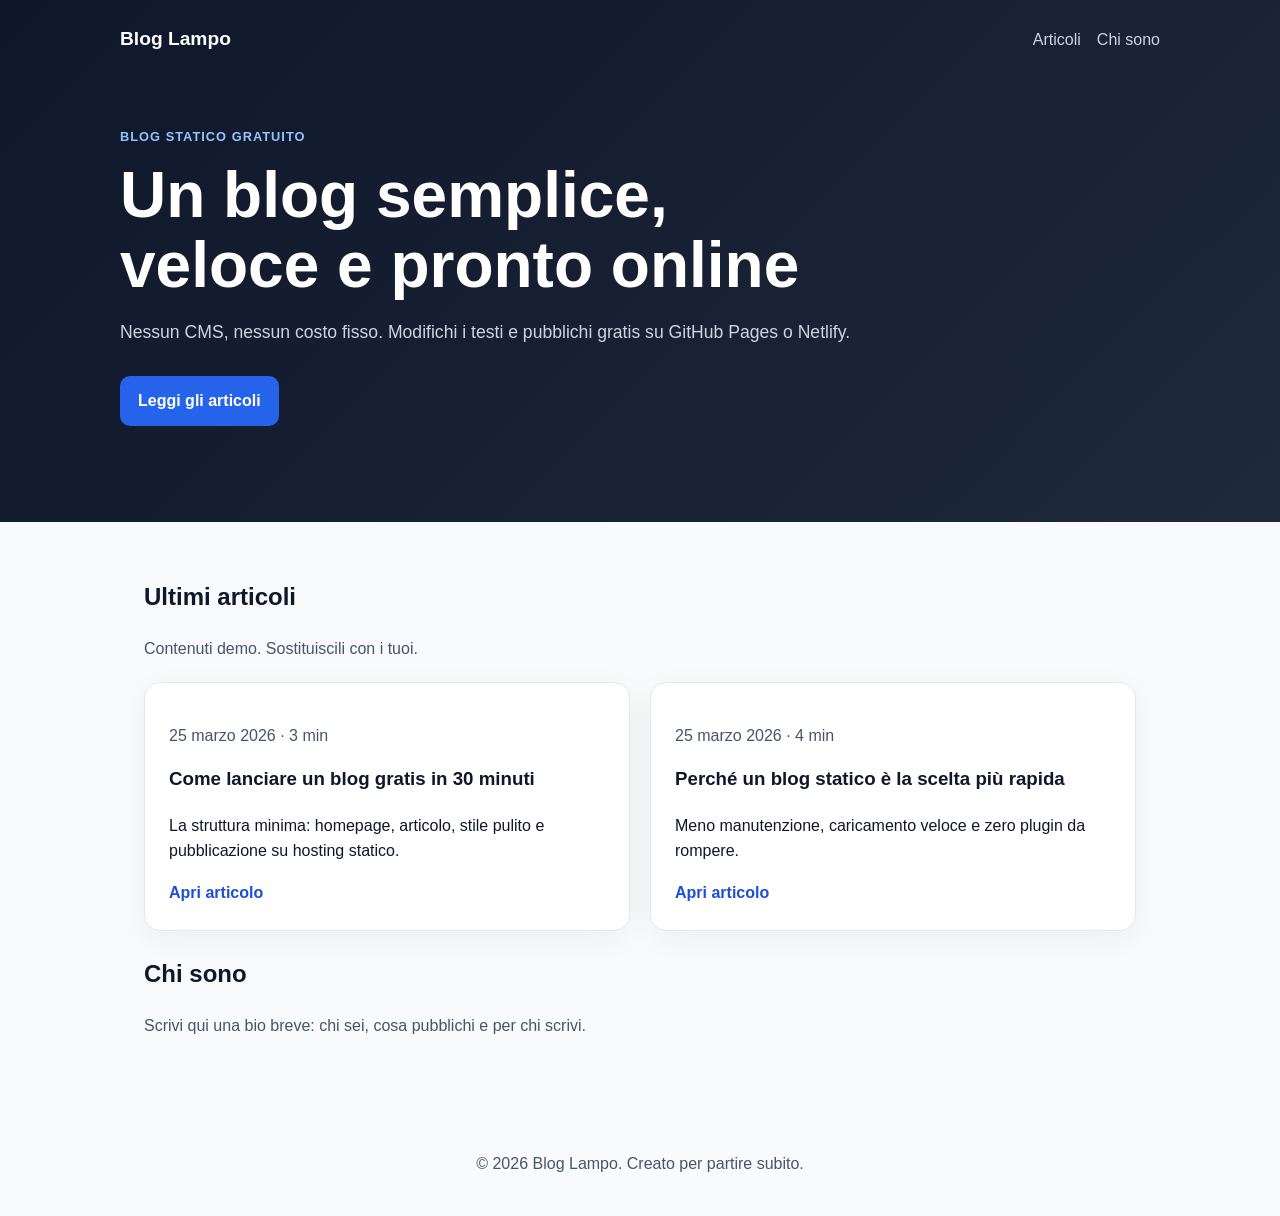
<file: index.html>
<!DOCTYPE html>
<html lang="it">
<head>
  <meta charset="UTF-8">
  <meta name="viewport" content="width=device-width, initial-scale=1.0">
  <title>Blog Lampo</title>
  <meta name="description" content="Blog statico veloce, gratis e pronto da pubblicare.">
  <link rel="stylesheet" href="styles.css">
</head>
<body>
  <header class="hero">
    <nav class="nav">
      <a class="logo" href="index.html">Blog Lampo</a>
      <div class="nav-links">
        <a href="#articoli">Articoli</a>
        <a href="#chi-sono">Chi sono</a>
      </div>
    </nav>

    <div class="hero-content">
      <p class="eyebrow">Blog statico gratuito</p>
      <h1>Un blog semplice, veloce e pronto online</h1>
      <p class="subtitle">Nessun CMS, nessun costo fisso. Modifichi i testi e pubblichi gratis su GitHub Pages o Netlify.</p>
      <a class="button" href="#articoli">Leggi gli articoli</a>
    </div>
  </header>

  <main class="container">
    <section id="articoli" class="section">
      <div class="section-head">
        <h2>Ultimi articoli</h2>
        <p>Contenuti demo. Sostituiscili con i tuoi.</p>
      </div>

      <div class="cards">
        <article class="card">
          <p class="meta">25 marzo 2026 · 3 min</p>
          <h3>Come lanciare un blog gratis in 30 minuti</h3>
          <p>La struttura minima: homepage, articolo, stile pulito e pubblicazione su hosting statico.</p>
          <a href="articolo-1.html">Apri articolo</a>
        </article>

        <article class="card">
          <p class="meta">25 marzo 2026 · 4 min</p>
          <h3>Perché un blog statico è la scelta più rapida</h3>
          <p>Meno manutenzione, caricamento veloce e zero plugin da rompere.</p>
          <a href="articolo-2.html">Apri articolo</a>
        </article>
      </div>
    </section>

    <section id="chi-sono" class="section about">
      <h2>Chi sono</h2>
      <p>Scrivi qui una bio breve: chi sei, cosa pubblichi e per chi scrivi.</p>
    </section>
  </main>

  <footer class="footer">
    <p>© 2026 Blog Lampo. Creato per partire subito.</p>
  </footer>
</body>
</html>
</file>
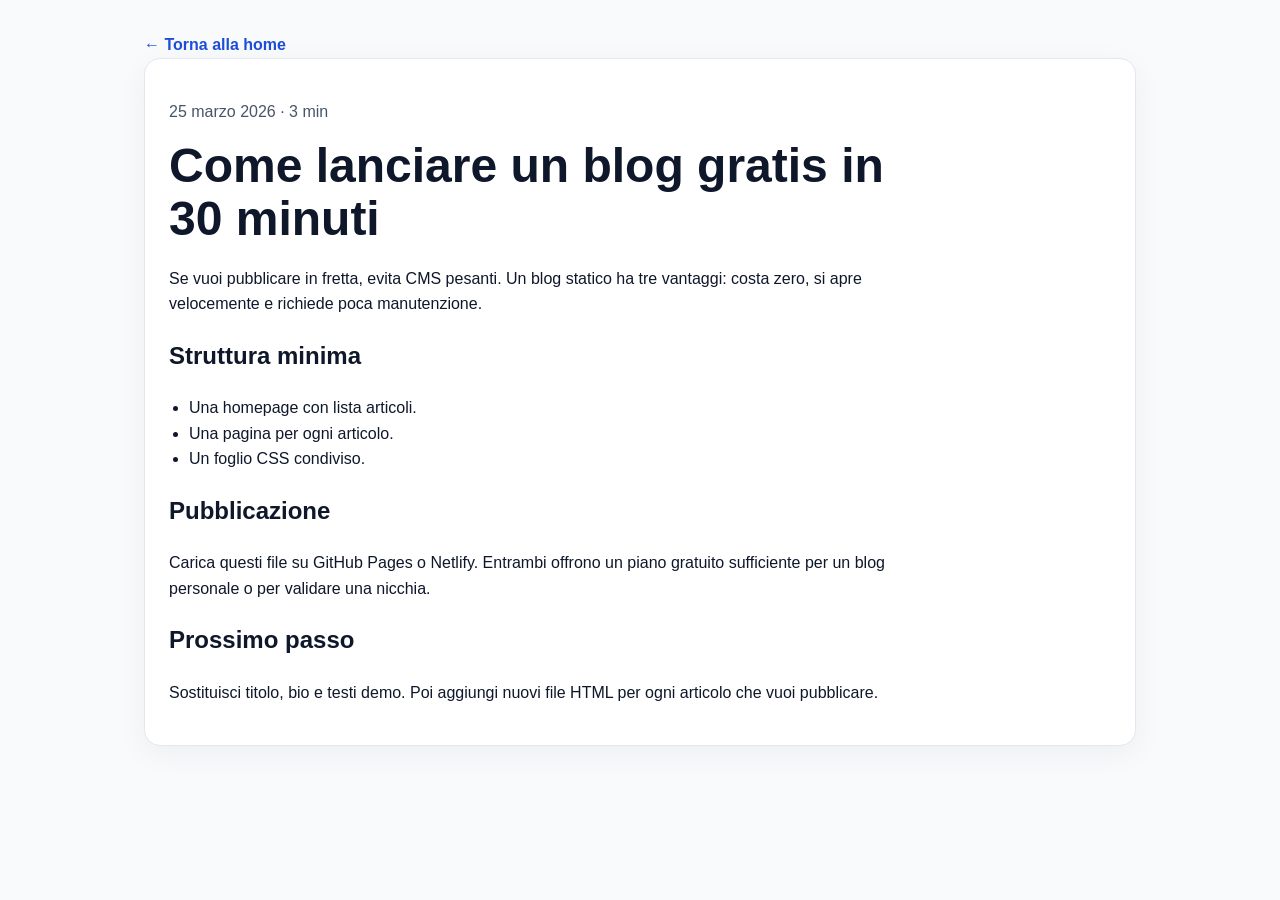
<file: articolo-1.html>
<!DOCTYPE html>
<html lang="it">
<head>
  <meta charset="UTF-8">
  <meta name="viewport" content="width=device-width, initial-scale=1.0">
  <title>Come lanciare un blog gratis in 30 minuti</title>
  <meta name="description" content="Guida rapida per lanciare un blog statico gratis in pochi minuti.">
  <link rel="stylesheet" href="styles.css">
</head>
<body>
  <main class="article-wrap">
    <a class="back-link" href="index.html">← Torna alla home</a>

    <article class="article">
      <header class="article-header">
        <p class="article-meta">25 marzo 2026 · 3 min</p>
        <h1>Come lanciare un blog gratis in 30 minuti</h1>
      </header>

      <p>Se vuoi pubblicare in fretta, evita CMS pesanti. Un blog statico ha tre vantaggi: costa zero, si apre velocemente e richiede poca manutenzione.</p>

      <h2>Struttura minima</h2>
      <ul>
        <li>Una homepage con lista articoli.</li>
        <li>Una pagina per ogni articolo.</li>
        <li>Un foglio CSS condiviso.</li>
      </ul>

      <h2>Pubblicazione</h2>
      <p>Carica questi file su GitHub Pages o Netlify. Entrambi offrono un piano gratuito sufficiente per un blog personale o per validare una nicchia.</p>

      <h2>Prossimo passo</h2>
      <p>Sostituisci titolo, bio e testi demo. Poi aggiungi nuovi file HTML per ogni articolo che vuoi pubblicare.</p>
    </article>
  </main>
</body>
</html>
</file>
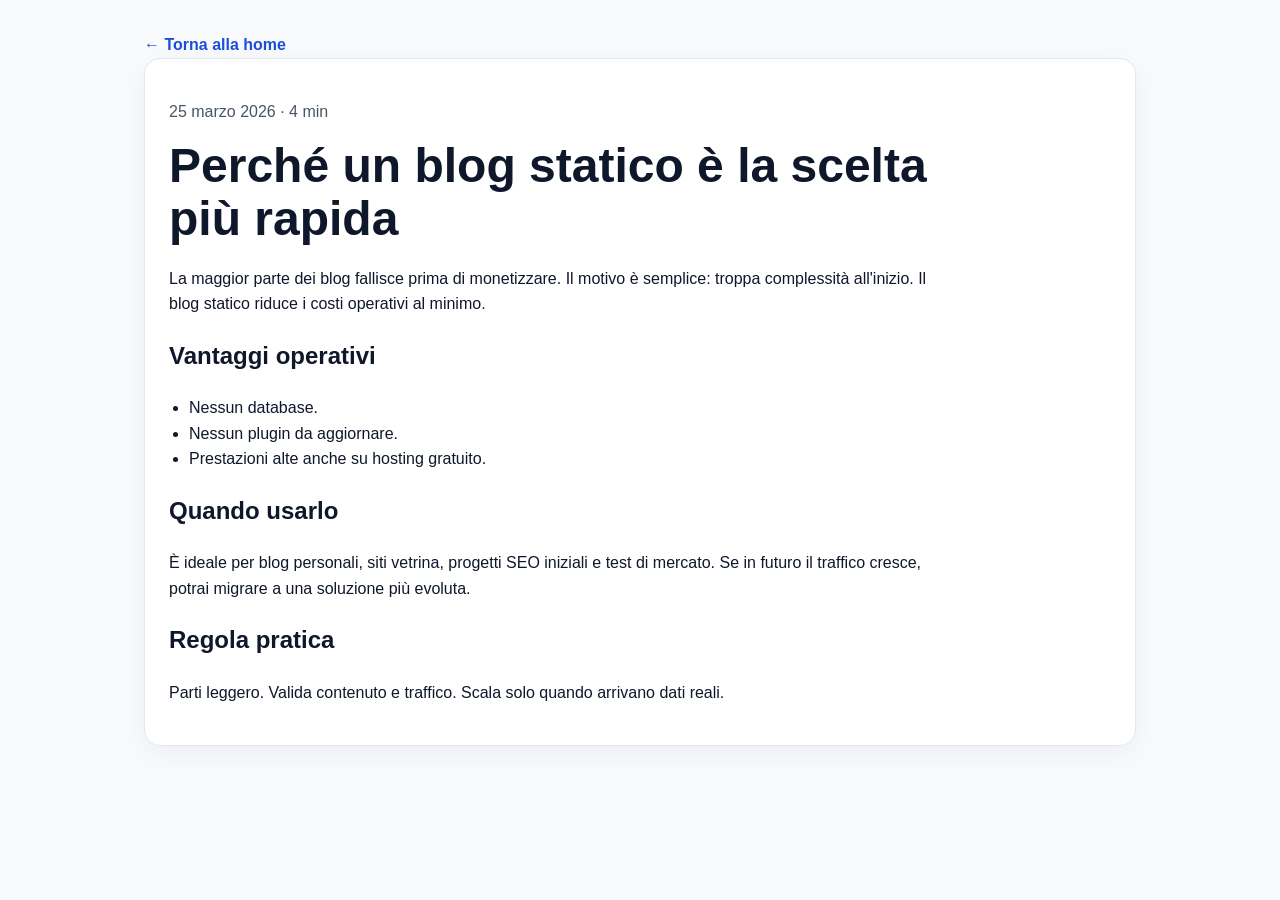
<file: articolo-2.html>
<!DOCTYPE html>
<html lang="it">
<head>
  <meta charset="UTF-8">
  <meta name="viewport" content="width=device-width, initial-scale=1.0">
  <title>Perché un blog statico è la scelta più rapida</title>
  <meta name="description" content="I vantaggi concreti di un blog statico rispetto a soluzioni più pesanti.">
  <link rel="stylesheet" href="styles.css">
</head>
<body>
  <main class="article-wrap">
    <a class="back-link" href="index.html">← Torna alla home</a>

    <article class="article">
      <header class="article-header">
        <p class="article-meta">25 marzo 2026 · 4 min</p>
        <h1>Perché un blog statico è la scelta più rapida</h1>
      </header>

      <p>La maggior parte dei blog fallisce prima di monetizzare. Il motivo è semplice: troppa complessità all'inizio. Il blog statico riduce i costi operativi al minimo.</p>

      <h2>Vantaggi operativi</h2>
      <ul>
        <li>Nessun database.</li>
        <li>Nessun plugin da aggiornare.</li>
        <li>Prestazioni alte anche su hosting gratuito.</li>
      </ul>

      <h2>Quando usarlo</h2>
      <p>È ideale per blog personali, siti vetrina, progetti SEO iniziali e test di mercato. Se in futuro il traffico cresce, potrai migrare a una soluzione più evoluta.</p>

      <h2>Regola pratica</h2>
      <p>Parti leggero. Valida contenuto e traffico. Scala solo quando arrivano dati reali.</p>
    </article>
  </main>
</body>
</html>
</file>
<file: styles.css>
:root {
  --bg: #0f172a;
  --panel: #ffffff;
  --text: #0f172a;
  --muted: #475569;
  --accent: #2563eb;
  --accent-dark: #1d4ed8;
  --line: #e2e8f0;
  --soft: #f8fafc;
}

* {
  box-sizing: border-box;
}

body {
  margin: 0;
  font-family: Arial, Helvetica, sans-serif;
  color: var(--text);
  background: var(--soft);
  line-height: 1.6;
}

.hero {
  background: linear-gradient(135deg, #0f172a, #1e293b);
  color: #fff;
  padding: 24px;
}

.nav {
  max-width: 1040px;
  margin: 0 auto;
  display: flex;
  align-items: center;
  justify-content: space-between;
  gap: 16px;
}

.logo,
.nav a,
.button,
.card a,
.back-link {
  text-decoration: none;
}

.logo {
  color: #fff;
  font-weight: 700;
  font-size: 1.2rem;
}

.nav-links {
  display: flex;
  gap: 16px;
}

.nav-links a {
  color: #cbd5e1;
}

.hero-content {
  max-width: 1040px;
  margin: 72px auto;
}

.eyebrow {
  text-transform: uppercase;
  letter-spacing: 0.08em;
  color: #93c5fd;
  font-size: 0.8rem;
  font-weight: 700;
}

h1 {
  font-size: clamp(2rem, 5vw, 4rem);
  line-height: 1.1;
  margin: 12px 0;
  max-width: 760px;
}

.subtitle {
  max-width: 760px;
  color: #cbd5e1;
  font-size: 1.1rem;
}

.button {
  display: inline-block;
  margin-top: 12px;
  background: var(--accent);
  color: #fff;
  padding: 12px 18px;
  border-radius: 10px;
  font-weight: 700;
}

.button:hover,
.card a:hover,
.back-link:hover {
  opacity: 0.9;
}

.container,
.article-wrap {
  max-width: 1040px;
  margin: 0 auto;
  padding: 32px 24px 56px;
}

.section {
  margin-top: 24px;
}

.section-head p,
.meta,
.article-meta,
.footer,
.about p {
  color: var(--muted);
}

.cards {
  display: grid;
  grid-template-columns: repeat(auto-fit, minmax(260px, 1fr));
  gap: 20px;
  margin-top: 20px;
}

.card,
.article {
  background: var(--panel);
  border: 1px solid var(--line);
  border-radius: 16px;
  padding: 24px;
  box-shadow: 0 8px 30px rgba(15, 23, 42, 0.05);
}

.card h3 {
  margin-top: 8px;
}

.card a,
.back-link {
  color: var(--accent-dark);
  font-weight: 700;
}

.article-header {
  margin-bottom: 20px;
}

.article h1 {
  font-size: clamp(2rem, 4vw, 3rem);
  color: var(--text);
}

.article p,
.article li {
  max-width: 760px; 
}

.article ul {
  padding-left: 20px;
}

.footer {
  text-align: center;
  padding: 24px;
}

@media (max-width: 640px) {
  .nav {
    flex-direction: column;
    align-items: flex-start;
  }

  .hero-content {
    margin: 48px auto;
  }
}
</file>
